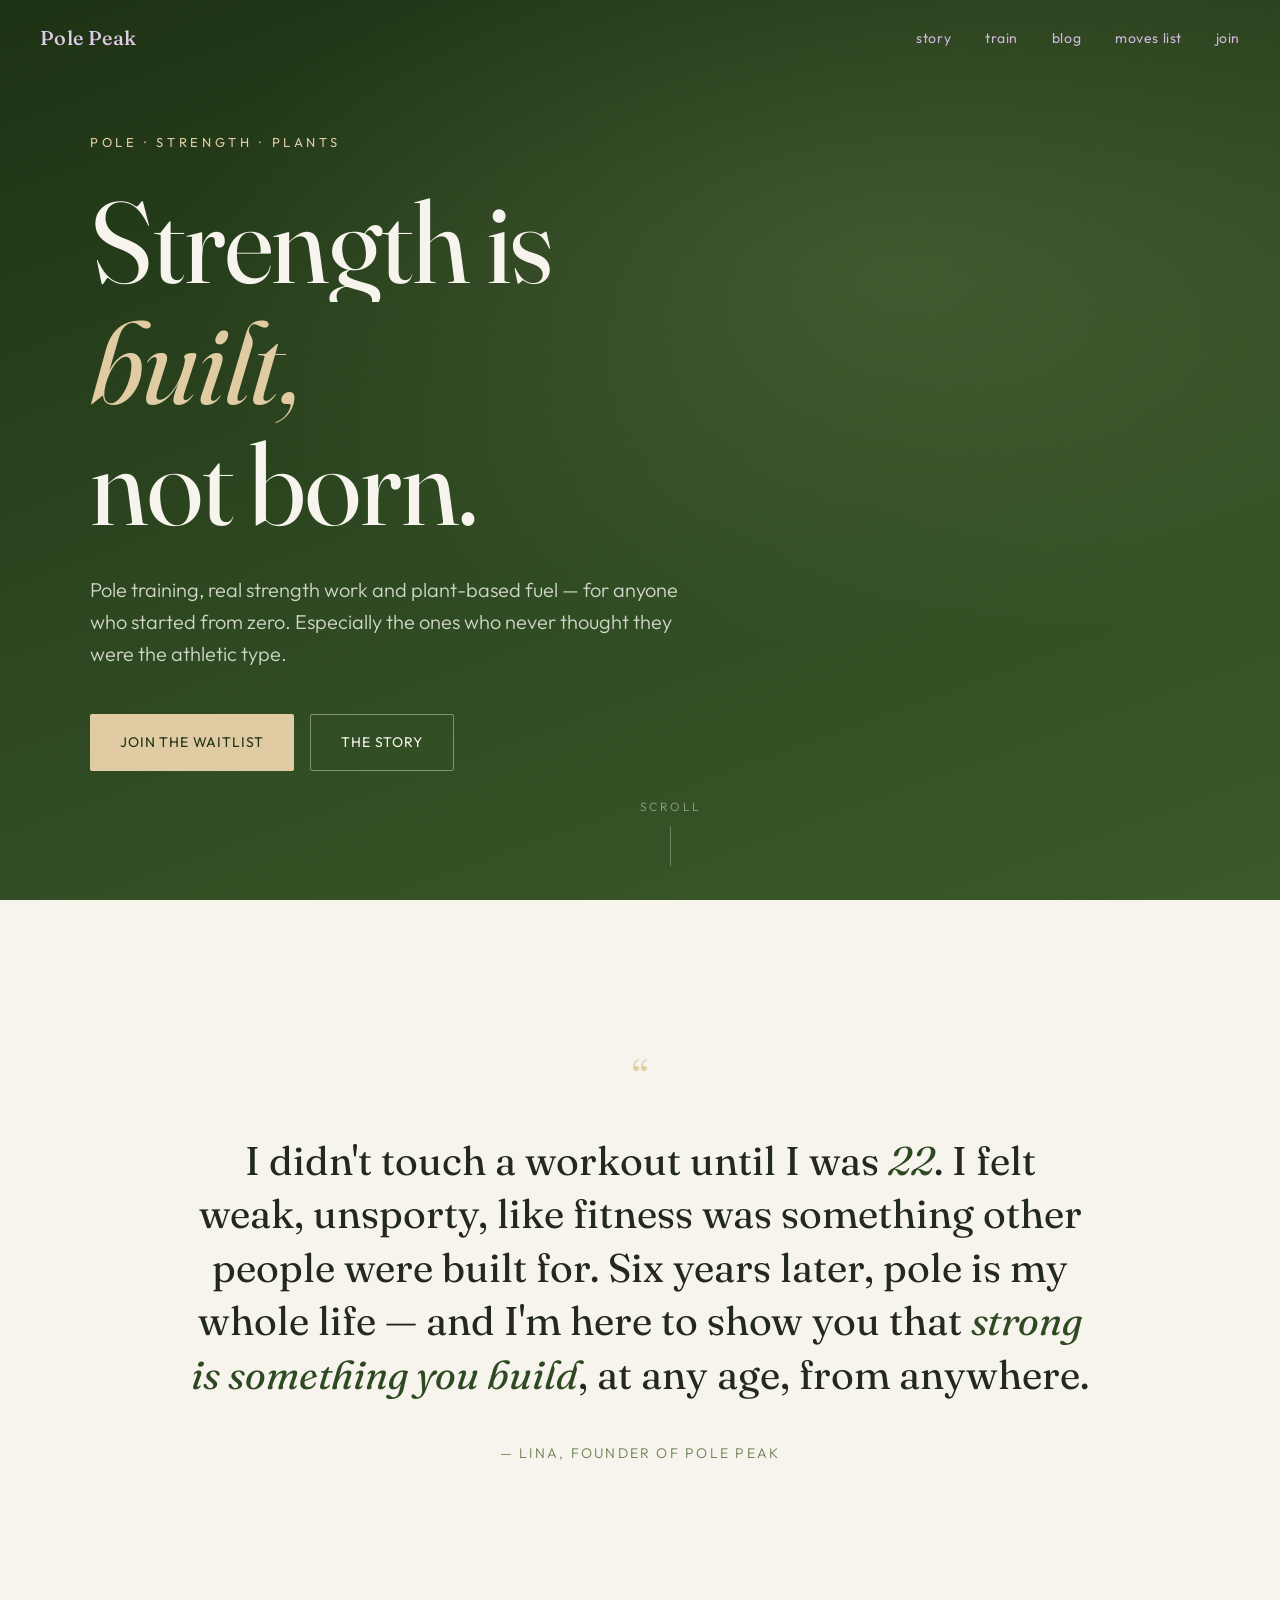
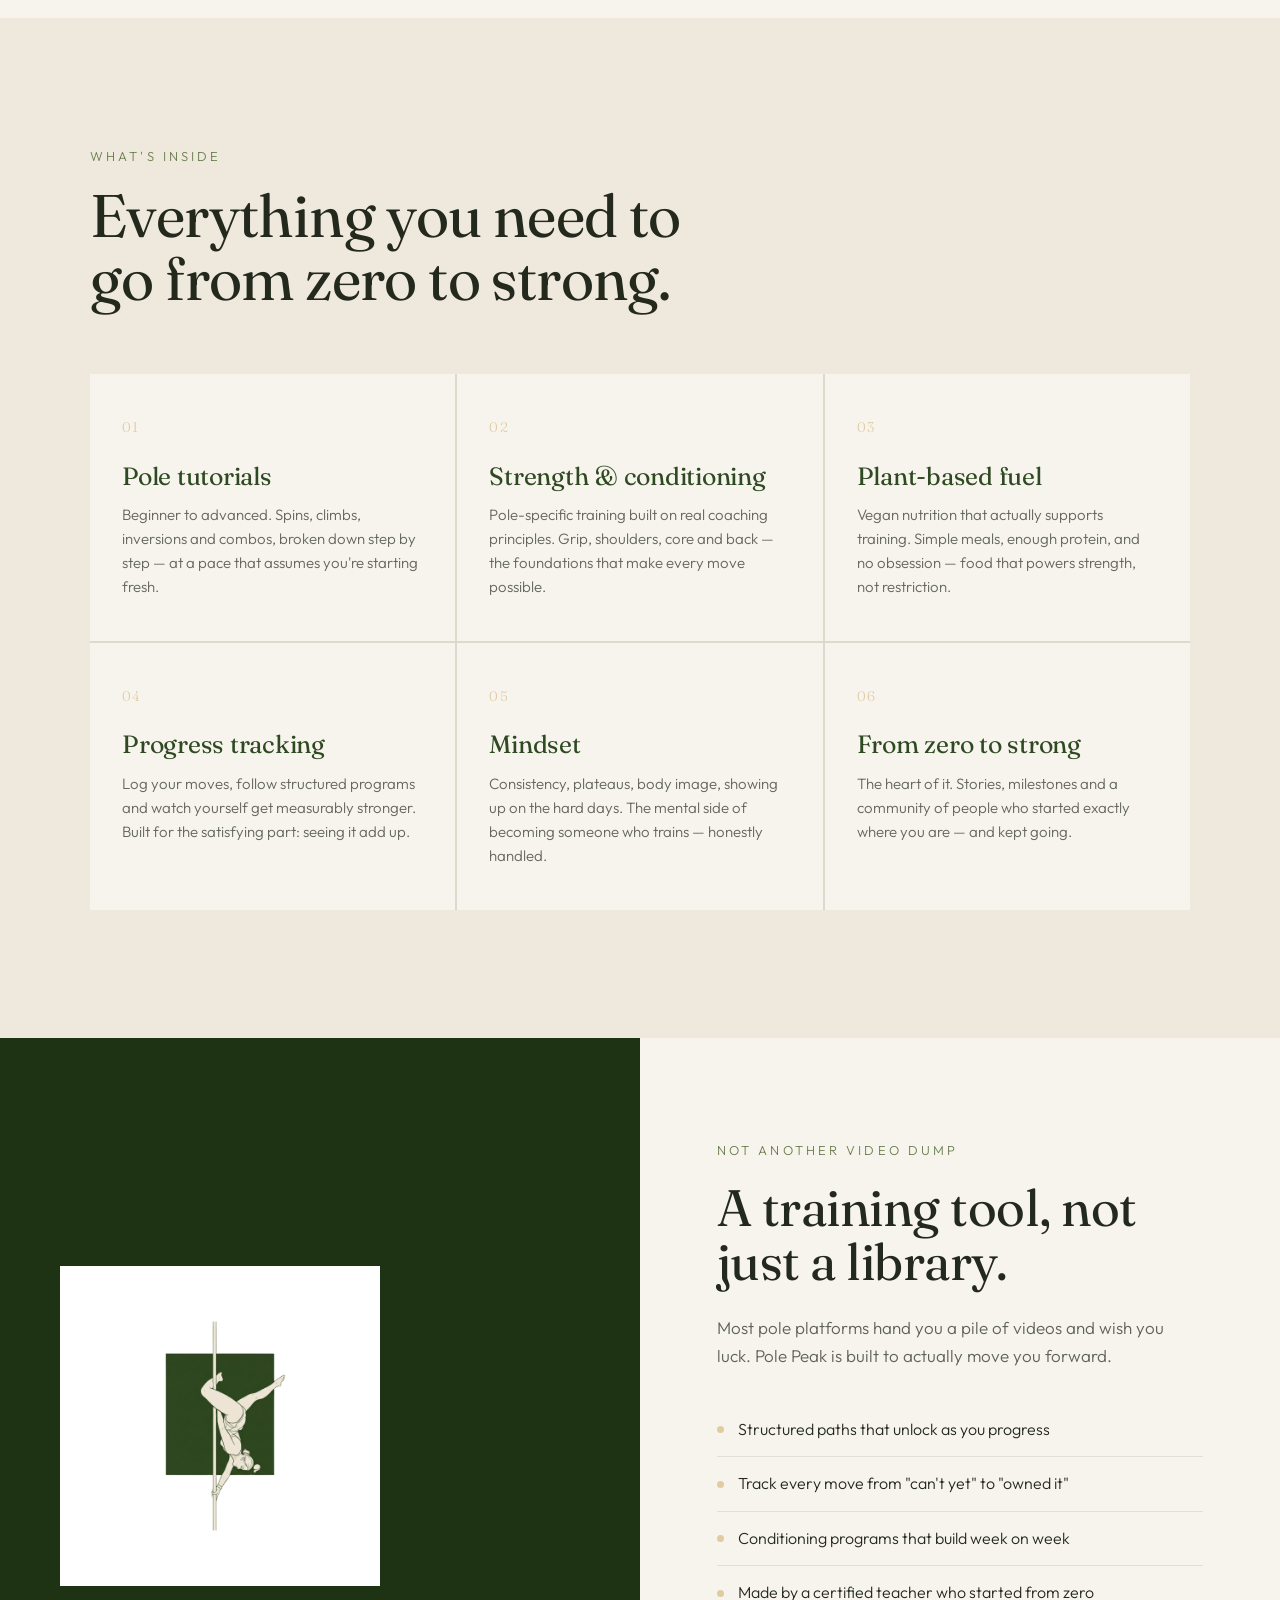
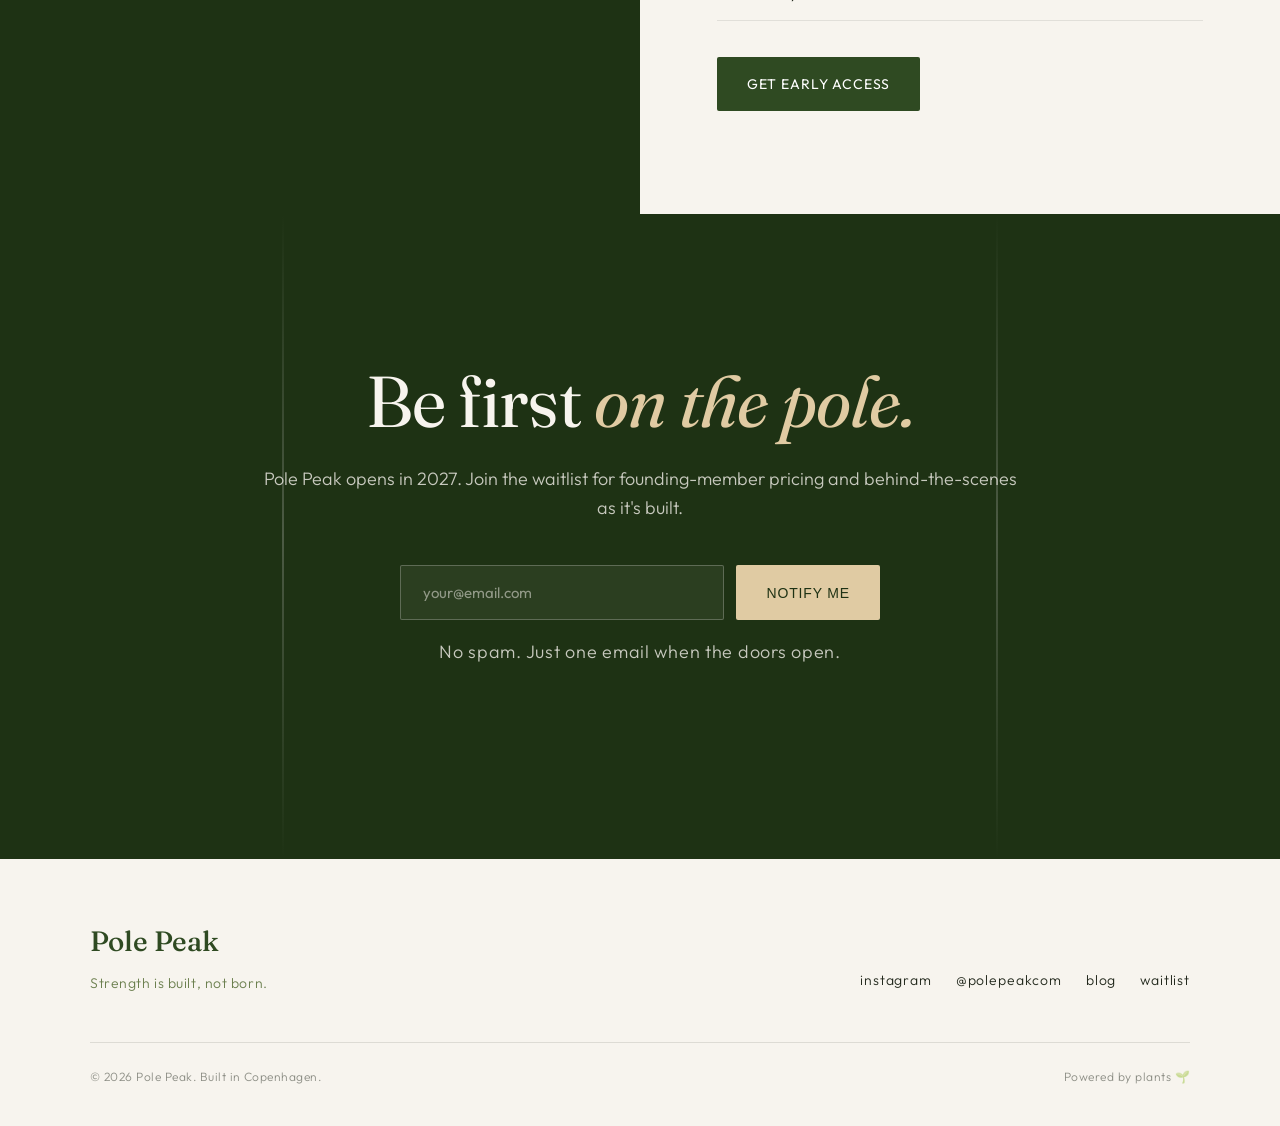
<file: index.html>
<!DOCTYPE html>
<html lang="en">
<head>
<meta charset="UTF-8">
<meta name="viewport" content="width=device-width, initial-scale=1.0">
<title>Pole Peak — strength is built, not born</title>
<meta name="description" content="Pole training, strength conditioning and plant-based nutrition for people who started from zero. Built by a certified pole teacher who didn't train until 22.">
<link rel="preconnect" href="https://fonts.googleapis.com">
<link rel="preconnect" href="https://fonts.gstatic.com" crossorigin>
<link href="https://fonts.googleapis.com/css2?family=Fraunces:opsz,wght@9..144,400;9..144,500;9..144,600&family=Outfit:wght@300;400;500&display=swap" rel="stylesheet">
<style>
:root{
  --paper:#F7F4EE;
  --paper-warm:#EFE8DC;
  --wood:#E0CBA3;
  --forest:#2F4A22;
  --forest-deep:#1E3214;
  --moss:#6B7F4E;
  --silver:#B9BBB6;
  --ink:#23291D;
  --blush:#E6C9BC;
}
*{margin:0;padding:0;box-sizing:border-box}
html{scroll-behavior:smooth}
body{
  background:var(--paper);
  color:var(--ink);
  font-family:'Outfit',sans-serif;
  font-weight:300;
  line-height:1.6;
  -webkit-font-smoothing:antialiased;
  overflow-x:hidden;
}
h1,h2,h3{font-family:'Fraunces',serif;font-weight:400;line-height:1.05;letter-spacing:-0.01em}
/* nav */
nav{
  position:fixed;top:0;left:0;right:0;z-index:100;
  display:flex;align-items:center;justify-content:space-between;
  padding:22px 40px;
  mix-blend-mode:difference;
}
.logo{
  font-family:'Fraunces',serif;font-size:20px;font-weight:500;letter-spacing:0.02em;
  color:#fff;text-decoration:none;
}
.nav-links{display:flex;gap:34px;align-items:center}
.nav-links a{color:#fff;text-decoration:none;font-size:14px;font-weight:400;letter-spacing:0.04em;text-transform:lowercase;transition:opacity .2s}
.nav-links a:hover{opacity:0.6}
.nav-toggle{display:none;background:none;border:none;color:#fff;font-size:22px;cursor:pointer}

/* hero */
.hero{
  min-height:100vh;position:relative;
  display:flex;flex-direction:column;justify-content:center;
  padding:0 40px;
  background:var(--forest-deep);
  overflow:hidden;
}
.hero-bg{
  position:absolute;inset:0;
  background:
    radial-gradient(ellipse 80% 60% at 70% 30%, rgba(107,127,78,0.35), transparent 70%),
    linear-gradient(160deg,#1E3214 0%,#2F4A22 55%,#3a5a2a 100%);
}

.hero-inner{position:relative;z-index:2;max-width:1100px;margin:0 auto;width:100%}
.hero-eyebrow{
  display:inline-block;color:var(--wood);font-size:13px;letter-spacing:0.28em;
  text-transform:uppercase;font-weight:400;margin-bottom:28px;
  opacity:0;transform:translateY(12px);animation:rise .9s .2s forwards;
}
.hero h1{
  color:var(--paper);font-size:clamp(46px,9vw,116px);
  margin-bottom:30px;max-width:14ch;
}
.hero h1 .line{display:block;overflow:hidden}
.hero h1 .line span{display:block;opacity:0;transform:translateY(100%);animation:riseUp 1s forwards}
.hero h1 .line:nth-child(1) span{animation-delay:.35s}
.hero h1 .line:nth-child(2) span{animation-delay:.5s}
.hero h1 .line:nth-child(3) span{animation-delay:.65s}
.hero h1 em{font-style:italic;color:var(--wood)}
.hero-sub{
  color:rgba(247,244,238,0.82);font-size:clamp(16px,2vw,20px);
  max-width:46ch;margin-bottom:44px;font-weight:300;
  opacity:0;transform:translateY(12px);animation:rise .9s .9s forwards;
}
.hero-cta{
  display:flex;gap:16px;flex-wrap:wrap;
  opacity:0;transform:translateY(12px);animation:rise .9s 1.05s forwards;
}
.btn{
  display:inline-flex;align-items:center;gap:10px;
  padding:16px 30px;border-radius:2px;font-size:14px;letter-spacing:0.06em;
  text-transform:uppercase;text-decoration:none;font-weight:400;
  transition:transform .25s,background .25s,color .25s;cursor:pointer;border:none;
}
.btn-primary{background:var(--wood);color:var(--forest-deep)}
.btn-primary:hover{background:var(--paper);transform:translateY(-2px)}
.btn-ghost{background:transparent;color:var(--paper);border:1px solid rgba(247,244,238,0.4)}
.btn-ghost:hover{border-color:var(--paper);transform:translateY(-2px)}
.hero-scroll{
  position:absolute;bottom:34px;left:50%;transform:translateX(-50%);
  color:rgba(247,244,238,0.5);font-size:12px;letter-spacing:0.2em;text-transform:uppercase;
  display:flex;flex-direction:column;align-items:center;gap:10px;z-index:2;
  opacity:0;animation:rise .9s 1.4s forwards;
}
.hero-scroll .line-v{width:1px;height:40px;background:rgba(247,244,238,0.3);animation:scrollPulse 2s infinite}

/* story strip */
.story{
  background:var(--paper);padding:clamp(80px,12vw,160px) 40px;
}
.story-inner{max-width:900px;margin:0 auto;text-align:center}
.story-mark{font-family:'Fraunces',serif;font-size:50px;color:var(--wood);line-height:1;margin-bottom:30px}
.story p{font-family:'Fraunces',serif;font-size:clamp(24px,3.6vw,40px);line-height:1.34;font-weight:400;color:var(--ink)}
.story p em{font-style:italic;color:var(--forest)}
.story-by{margin-top:40px;font-family:'Outfit';font-size:14px;letter-spacing:0.16em;text-transform:uppercase;color:var(--moss)}

/* pillars */
.pillars{background:var(--paper-warm);padding:clamp(70px,10vw,130px) 40px}
.section-head{max-width:1100px;margin:0 auto 64px}
.section-eyebrow{color:var(--moss);font-size:13px;letter-spacing:0.24em;text-transform:uppercase;margin-bottom:18px}
.section-head h2{font-size:clamp(34px,5vw,60px);max-width:16ch;color:var(--ink)}
.pillar-grid{max-width:1100px;margin:0 auto;display:grid;grid-template-columns:repeat(3,1fr);gap:2px;background:rgba(35,41,29,0.08)}
.pillar{background:var(--paper);padding:42px 32px;transition:background .3s}
.pillar:hover{background:#fff}
.pillar-num{font-family:'Fraunces',serif;font-size:14px;color:var(--wood);margin-bottom:24px;letter-spacing:0.1em}
.pillar h3{font-size:25px;margin-bottom:14px;color:var(--forest)}
.pillar p{font-size:15px;color:rgba(35,41,29,0.7);font-weight:300}

/* split feature */
.feature{display:grid;grid-template-columns:1fr 1fr;min-height:84vh}
.feature-visual{
  background:linear-gradient(150deg,var(--forest) 0%,var(--forest-deep) 100%);
  position:relative;overflow:hidden;display:flex;align-items:center;justify-content:center;
}
.feature-visual .pole-v{position:absolute;top:8%;bottom:8%;left:50%;width:4px;background:linear-gradient(to bottom,transparent,var(--silver),transparent);opacity:0.6}
.feature-visual .leaf{position:absolute;font-family:'Fraunces',serif;font-style:italic;color:rgba(224,203,163,0.18);font-size:clamp(60px,12vw,150px);line-height:0.9;text-align:center;padding:20px}
.feature-content{background:var(--paper);padding:clamp(50px,8vw,110px) clamp(40px,6vw,80px);display:flex;flex-direction:column;justify-content:center}
.feature-content .section-eyebrow{margin-bottom:20px}
.feature-content h2{font-size:clamp(30px,4vw,52px);margin-bottom:26px;color:var(--ink)}
.feature-content p{font-size:17px;color:rgba(35,41,29,0.72);margin-bottom:20px;max-width:42ch}
.feature-list{list-style:none;margin:14px 0 36px}
.feature-list li{font-size:16px;color:var(--ink);padding:14px 0;border-bottom:1px solid rgba(35,41,29,0.1);display:flex;align-items:center;gap:14px;font-weight:300}
.feature-list li::before{content:"";width:7px;height:7px;background:var(--wood);border-radius:50%;flex-shrink:0}

/* cta band */
.cta-band{background:var(--forest-deep);padding:clamp(80px,12vw,150px) 40px;text-align:center;position:relative;overflow:hidden}
.cta-band .pole-c{position:absolute;top:0;bottom:0;left:22%;width:2px;background:linear-gradient(to bottom,transparent,var(--silver),transparent);opacity:0.3}
.cta-band .pole-c2{position:absolute;top:0;bottom:0;right:22%;width:2px;background:linear-gradient(to bottom,transparent,var(--silver),transparent);opacity:0.3}
.cta-inner{position:relative;z-index:2;max-width:760px;margin:0 auto}
.cta-band h2{color:var(--paper);font-size:clamp(36px,6vw,72px);margin-bottom:26px}
.cta-band h2 em{font-style:italic;color:var(--wood)}
.cta-band p{color:rgba(247,244,238,0.78);font-size:18px;margin-bottom:42px;font-weight:300}
.email-form{display:flex;gap:12px;max-width:480px;margin:0 auto;flex-wrap:wrap}
.email-form input{
  flex:1;min-width:220px;padding:17px 22px;border:1px solid rgba(247,244,238,0.25);
  background:rgba(247,244,238,0.06);color:var(--paper);font-family:'Outfit';font-size:15px;border-radius:2px;
}
.email-form input::placeholder{color:rgba(247,244,238,0.5)}
.email-form input:focus{outline:none;border-color:var(--wood)}
.form-note{margin-top:18px;color:rgba(247,244,238,0.5);font-size:13px;letter-spacing:0.04em}

/* footer */
footer{background:var(--paper);padding:60px 40px 40px}
.footer-inner{max-width:1100px;margin:0 auto;display:flex;justify-content:space-between;align-items:flex-end;flex-wrap:wrap;gap:30px}
.footer-logo{font-family:'Fraunces',serif;font-size:28px;color:var(--forest);font-weight:500}
.footer-tag{font-size:14px;color:var(--moss);margin-top:8px;letter-spacing:0.04em}
.footer-social{display:flex;gap:24px}
.footer-social a{color:var(--ink);text-decoration:none;font-size:14px;letter-spacing:0.06em;text-transform:lowercase;transition:color .2s;border-bottom:1px solid transparent;padding-bottom:2px}
.footer-social a:hover{color:var(--wood);border-color:var(--wood)}
.footer-base{max-width:1100px;margin:48px auto 0;padding-top:24px;border-top:1px solid rgba(35,41,29,0.12);display:flex;justify-content:space-between;flex-wrap:wrap;gap:12px;font-size:12px;color:rgba(35,41,29,0.5);letter-spacing:0.04em}

@keyframes rise{to{opacity:1;transform:translateY(0)}}
@keyframes riseUp{to{opacity:1;transform:translateY(0)}}
@keyframes scrollPulse{0%,100%{opacity:0.3;transform:scaleY(0.6)}50%{opacity:1;transform:scaleY(1)}}

@media(max-width:860px){
  .feature{grid-template-columns:1fr}
  .feature-visual{min-height:340px}
  .pillar-grid{grid-template-columns:1fr}
  nav{padding:18px 22px}
  .hero,.story,.pillars,.cta-band{padding-left:22px;padding-right:22px}
  .nav-links{display:none}
  .nav-links.open{display:flex;position:absolute;top:62px;right:22px;flex-direction:column;background:var(--forest-deep);padding:24px 30px;gap:18px;border-radius:4px}
  .nav-toggle{display:block}
}
@media(prefers-reduced-motion:reduce){
  *{animation:none!important}
  .hero-eyebrow,.hero-sub,.hero-cta,.hero-scroll,.hero h1 .line span{opacity:1;transform:none}
}
</style>

  <script src="https://analytics.ahrefs.com/analytics.js" data-key="YE51TVVbjfF5S0ZKZ+rCnw" async></script>

</head>
<body>

<nav>
  <a href="index.html" class="logo">Pole Peak</a>
  <button class="nav-toggle" aria-label="Menu" onclick="document.querySelector('.nav-links').classList.toggle('open')">☰</button>
  <div class="nav-links">
    <a href="#story">story</a>
    <a href="#train">train</a>
    <a href="blog.html">blog</a>
     <a href="moves.html">moves list</a>
    <a href="#join">join</a>
  </div>
</nav>

<header class="hero">
  <div class="hero-bg"></div>
  <div class="hero-inner">
    <span class="hero-eyebrow">Pole · strength · plants</span>
    <h1>
      <span class="line"><span>Strength is</span></span>
      <span class="line"><span><em>built,</em></span></span>
      <span class="line"><span>not born.</span></span>
    </h1>
    <p class="hero-sub">Pole training, real strength work and plant-based fuel — for anyone who started from zero. Especially the ones who never thought they were the athletic type.</p>
    <div class="hero-cta">
      <a href="#join" class="btn btn-primary">Join the waitlist</a>
      <a href="#story" class="btn btn-ghost">The story</a>
    </div>
  </div>
  <div class="hero-scroll"><span>scroll</span><span class="line-v"></span></div>
</header>

<section class="story" id="story">
  <div class="story-inner">
    <div class="story-mark">“</div>
    <p>I didn't touch a workout until I was <em>22</em>. I felt weak, unsporty, like fitness was something other people were built for. Six years later, pole is my whole life — and I'm here to show you that <em>strong is something you build</em>, at any age, from anywhere.</p>
    <div class="story-by">— Lina, founder of Pole Peak</div>
  </div>
</section>

<section class="pillars" id="train">
  <div class="section-head">
    <div class="section-eyebrow">What's inside</div>
    <h2>Everything you need to go from zero to strong.</h2>
  </div>
  <div class="pillar-grid">
    <div class="pillar">
      <div class="pillar-num">01</div>
      <h3>Pole tutorials</h3>
      <p>Beginner to advanced. Spins, climbs, inversions and combos, broken down step by step — at a pace that assumes you're starting fresh.</p>
    </div>
    <div class="pillar">
      <div class="pillar-num">02</div>
      <h3>Strength &amp; conditioning</h3>
      <p>Pole-specific training built on real coaching principles. Grip, shoulders, core and back — the foundations that make every move possible.</p>
    </div>
    <div class="pillar">
      <div class="pillar-num">03</div>
      <h3>Plant-based fuel</h3>
      <p>Vegan nutrition that actually supports training. Simple meals, enough protein, and no obsession — food that powers strength, not restriction.</p>
    </div>
    <div class="pillar">
      <div class="pillar-num">04</div>
      <h3>Progress tracking</h3>
      <p>Log your moves, follow structured programs and watch yourself get measurably stronger. Built for the satisfying part: seeing it add up.</p>
    </div>
    <div class="pillar">
      <div class="pillar-num">05</div>
      <h3>Mindset</h3>
      <p>Consistency, plateaus, body image, showing up on the hard days. The mental side of becoming someone who trains — honestly handled.</p>
    </div>
    <div class="pillar">
      <div class="pillar-num">06</div>
      <h3>From zero to strong</h3>
      <p>The heart of it. Stories, milestones and a community of people who started exactly where you are — and kept going.</p>
    </div>
  </div>
</section>

<section class="feature">
  <div class="pole-band" style="background: var(--forest-deep); display: flex; justify-content: flex-start; align-items: center; padding: 40px 40px 40px 60px; width: 100%;">
    <img src="/images/pole-band.png" alt="Illustrated pole artist in an inverted hold" class="pole-band-art" style="width: 100%; max-width: 320px; height: auto; display: block;">
  </div>
  <div class="feature-content">
    <div class="section-eyebrow">Not another video dump</div>
    <h2>A training tool, not just a library.</h2>
    <p>Most pole platforms hand you a pile of videos and wish you luck. Pole Peak is built to actually move you forward.</p>
    <ul class="feature-list">
      <li>Structured paths that unlock as you progress</li>
      <li>Track every move from "can't yet" to "owned it"</li>
      <li>Conditioning programs that build week on week</li>
      <li>Made by a certified teacher who started from zero</li>
    </ul>
    <a href="#join" class="btn btn-primary" style="align-self:flex-start;color:#fff;background:var(--forest)">Get early access</a>
  </div>
</section>

<section class="cta-band" id="join">
  <div class="pole-c"></div>
  <div class="pole-c2"></div>
  <div class="cta-inner">
    <h2>Be first <em>on the pole.</em></h2>
    <p>Pole Peak opens in 2027. Join the waitlist for founding-member pricing and behind-the-scenes as it's built.</p>
    <form class="email-form" action="https://formspree.io/f/xbdebdqv" method="POST" onsubmit="return submitWaitlist(this,event)">
      <input type="email" name="email" placeholder="your@email.com" required aria-label="Email address">
      <input type="hidden" name="_subject" value="New Pole Peak waitlist signup (homepage)">
      <input type="hidden" name="source" value="homepage waitlist">
      <button type="submit" class="btn btn-primary">Notify me</button>
    </form>
    <p class="form-note">No spam. Just one email when the doors open.</p>
  </div>
</section>

<footer>
  <div class="footer-inner">
    <div>
      <div class="footer-logo">Pole Peak</div>
      <div class="footer-tag">Strength is built, not born.</div>
    </div>
    <div class="footer-social">
      <a href="https://instagram.com/linaonpole">instagram</a>
      <a href="https://instagram.com/polepeakcom">@polepeakcom</a>
      <a href="blog.html">blog</a>
      <a href="#join">waitlist</a>
    </div>
  </div>
  <div class="footer-base">
    <span>© 2026 Pole Peak. Built in Copenhagen.</span>
    <span>Powered by plants 🌱</span>
  </div>
</footer>

<script>
function submitWaitlist(form,e){
  e.preventDefault();
  const note=form.nextElementSibling;
  const btn=form.querySelector('button');
  btn.textContent='Sending…';
  fetch(form.action,{
    method:'POST',
    body:new FormData(form),
    headers:{'Accept':'application/json'}
  }).then(r=>{
    if(r.ok){
      form.reset();
      btn.textContent='Notify me';
      note.textContent="You're on the list — see you soon.";
      note.style.color='var(--wood)';
    }else{
      btn.textContent='Notify me';
      note.textContent='Something went wrong — please try again.';
    }
  }).catch(()=>{
    btn.textContent='Notify me';
    note.textContent='Something went wrong — please try again.';
  });
  return false;
}
</script>
</body>
</html>
</file>
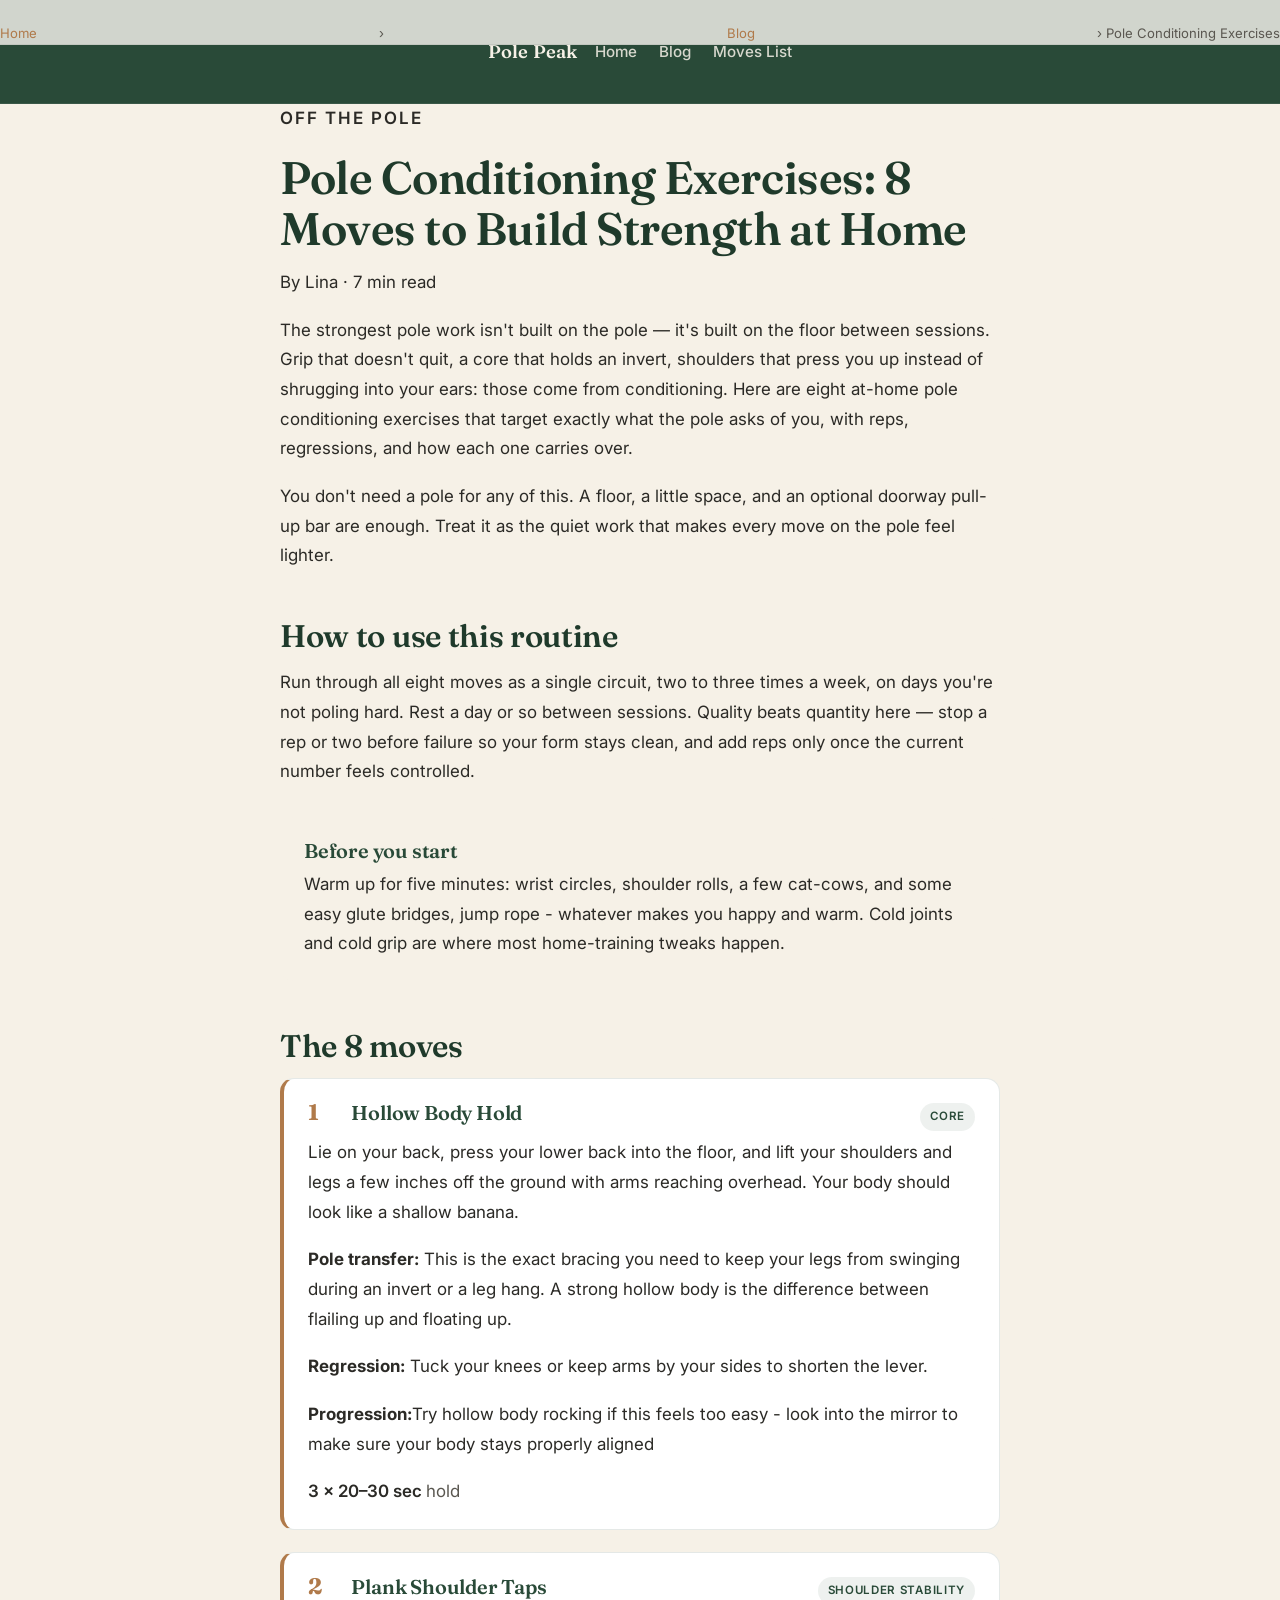
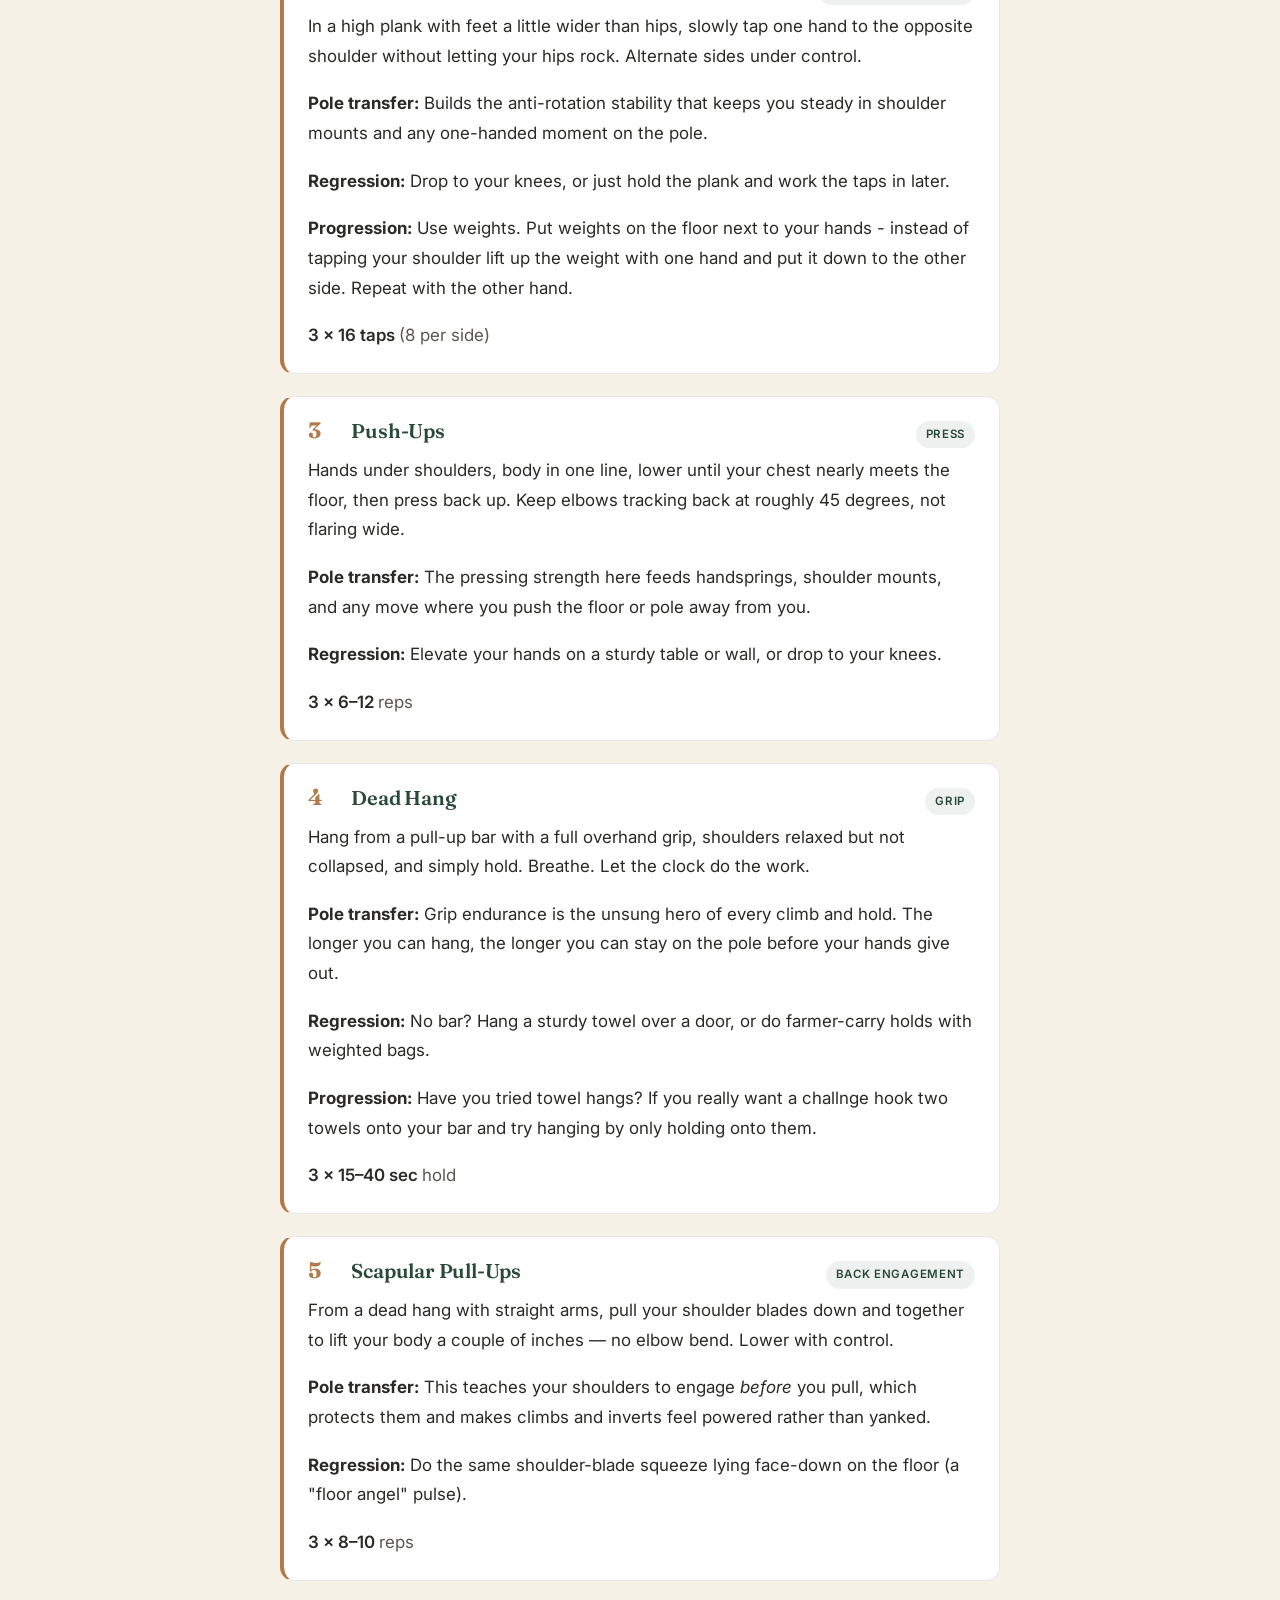
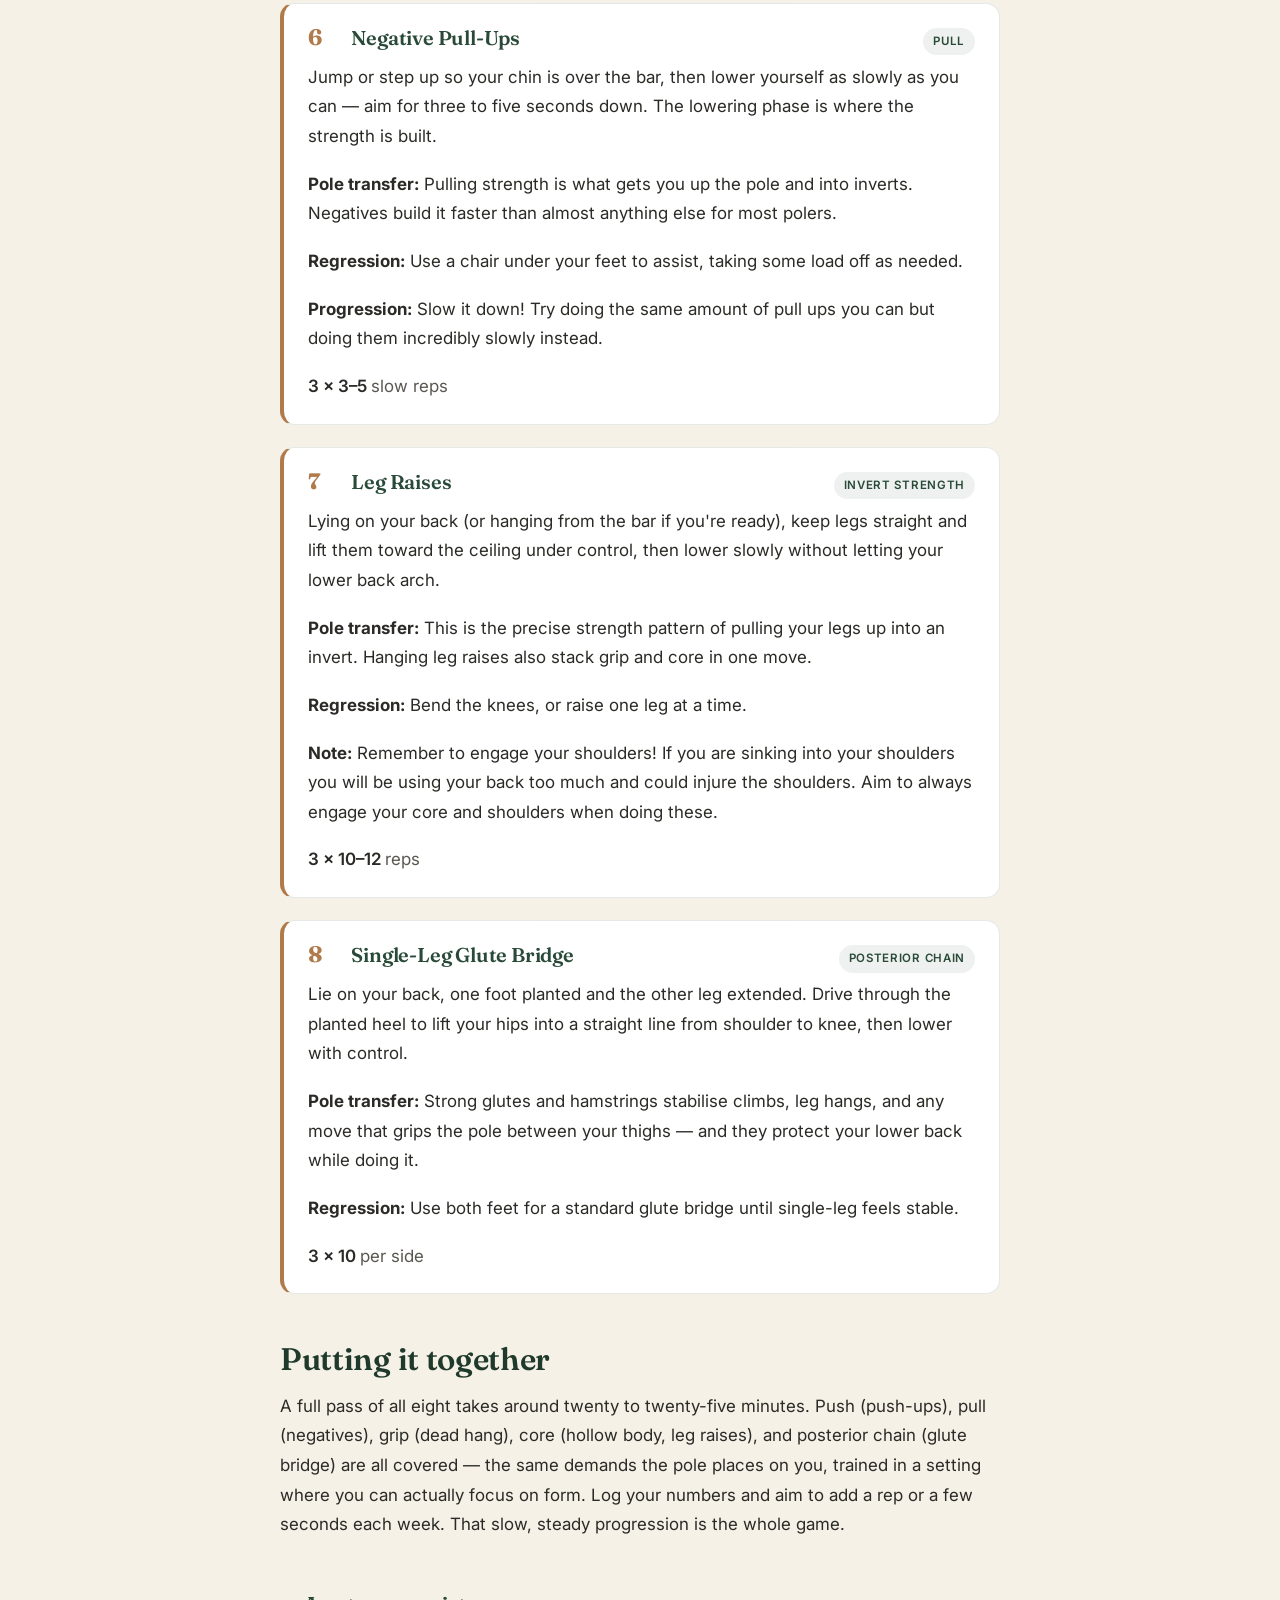
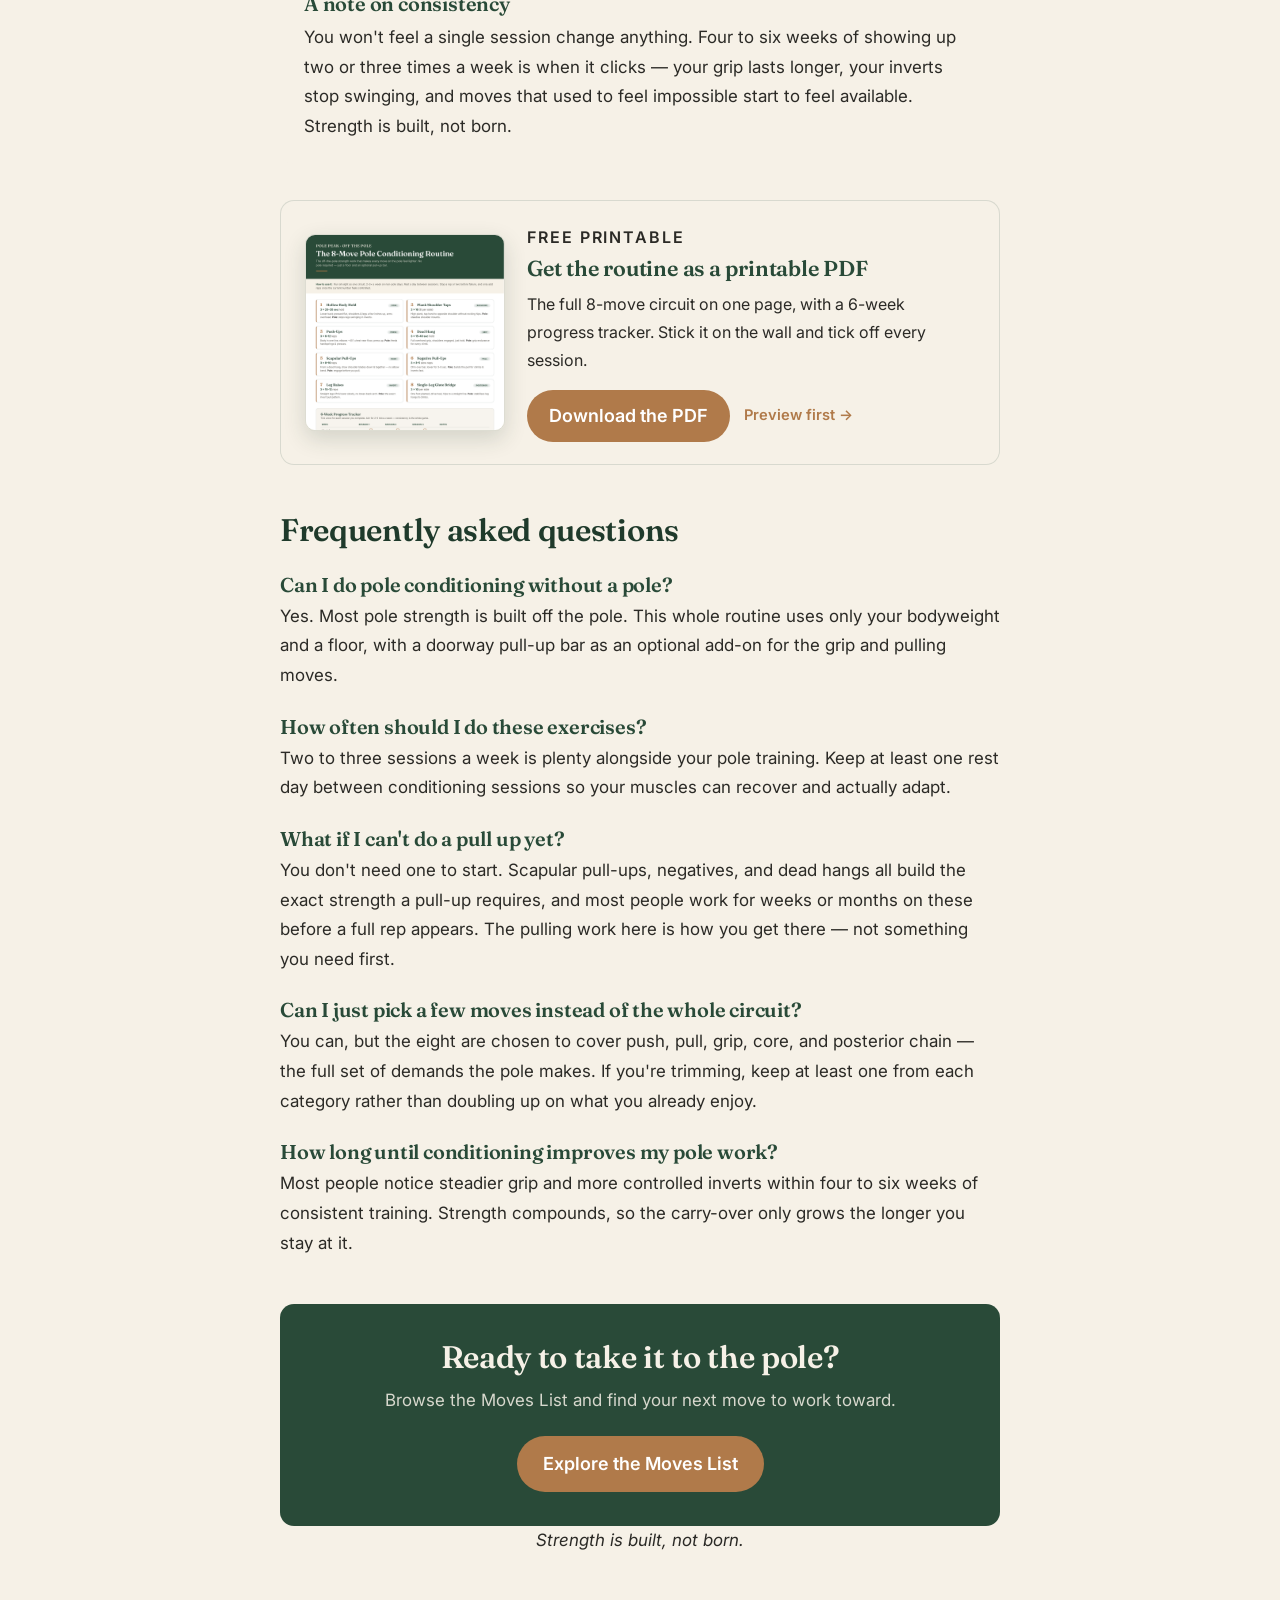
<file: blog/pole-conditioning-exercises.html>
<!DOCTYPE html>
<html lang="en">
<head>
<meta charset="UTF-8">
<meta name="viewport" content="width=device-width, initial-scale=1.0">

<title>Pole Conditioning Exercises: 8 Moves to Build Strength (Free PDF) | Pole Peak</title>
<meta name="description" content="Build the pulling, pressing and core strength pole demands — no pole required. 8 at-home pole conditioning exercises with reps, regressions and how each transfers to the pole.">
<link rel="canonical" href="https://polepeak.com/blog/pole-conditioning-exercises">

<!-- Open Graph -->
<meta property="og:type" content="article">
<meta property="og:title" content="Pole Conditioning Exercises: 8 Moves to Build Strength at Home">
<meta property="og:description" content="Build the pulling, pressing and core strength pole demands — no pole required. 8 at-home conditioning moves with reps, regressions and pole transfer.">
<meta property="og:url" content="https://polepeak.com/blog/pole-conditioning-exercises">
<meta property="og:site_name" content="Pole Peak">
<meta property="og:image" content="https://polepeak.com/images/pole-conditioning-exercises.jpg">

<!-- Twitter -->
<meta name="twitter:card" content="summary_large_image">
<meta name="twitter:title" content="Pole Conditioning Exercises: 8 Moves to Build Strength at Home">
<meta name="twitter:description" content="8 at-home pole conditioning exercises with reps, regressions and how each transfers to the pole.">
<meta name="twitter:image" content="https://polepeak.com/images/pole-conditioning-exercises.jpg">

<!-- Fonts (loaded via link, never in CSS) -->
<link rel="preconnect" href="https://fonts.googleapis.com">
<link rel="preconnect" href="https://fonts.gstatic.com" crossorigin>
<link href="https://fonts.googleapis.com/css2?family=Fraunces:opsz,wght@9..144,400;9..144,500;9..144,600;9..144,700&family=Inter:wght@400;500;600;700&display=swap" rel="stylesheet">

<!-- Blog post stylesheet -->
<link rel="stylesheet" href="/style.css">

<!-- JSON-LD: BlogPosting -->
<script type="application/ld+json">
{
  "@context": "https://schema.org",
  "@type": "BlogPosting",
  "headline": "Pole Conditioning Exercises: 8 Moves to Build Strength at Home",
  "description": "Build the pulling, pressing and core strength pole demands — no pole required. 8 at-home pole conditioning exercises with reps, regressions and how each transfers to the pole.",
  "image": "https://polepeak.com/images/pole-conditioning-exercises.jpg",
  "author": { "@type": "Person", "name": "Lina" },
  "publisher": {
    "@type": "Organization",
    "name": "Pole Peak",
    "logo": { "@type": "ImageObject", "url": "https://polepeak.com/images/logo.png" }
  },
  "datePublished": "2026-06-23",
  "dateModified": "2026-06-25",
  "mainEntityOfPage": {
    "@type": "WebPage",
    "@id": "https://polepeak.com/blog/pole-conditioning-exercises"
  },
  "associatedMedia": {
    "@type": "MediaObject",
    "name": "The 8-Move Pole Conditioning Routine (printable PDF)",
    "contentUrl": "https://polepeak.com/downloads/pole-conditioning-routine.pdf",
    "encodingFormat": "application/pdf"
  }
}
</script>

<!-- JSON-LD: BreadcrumbList -->
<script type="application/ld+json">
{
  "@context": "https://schema.org",
  "@type": "BreadcrumbList",
  "itemListElement": [
    { "@type": "ListItem", "position": 1, "name": "Home", "item": "https://polepeak.com/" },
    { "@type": "ListItem", "position": 2, "name": "Blog", "item": "https://polepeak.com/blog" },
    { "@type": "ListItem", "position": 3, "name": "Pole Conditioning Exercises", "item": "https://polepeak.com/blog/pole-conditioning-exercises" }
  ]
}
</script>

<!-- JSON-LD: FAQPage -->
<script type="application/ld+json">
{
  "@context": "https://schema.org",
  "@type": "FAQPage",
  "mainEntity": [
    {
      "@type": "Question",
      "name": "Can I do pole conditioning without a pole?",
      "acceptedAnswer": {
        "@type": "Answer",
        "text": "Yes. Most pole strength is built off the pole. The eight exercises in this routine use only your bodyweight and a floor, with a doorway pull-up bar as an optional add-on for grip and pulling work."
      }
    },
    {
      "@type": "Question",
      "name": "How often should I do pole conditioning exercises?",
      "acceptedAnswer": {
        "@type": "Answer",
        "text": "Two to three sessions a week is plenty alongside your pole training. Leave at least one rest day between sessions so muscles can recover and adapt."
      }
    },
    {
      "@type": "Question",
      "name": "How long until conditioning improves my pole work?",
      "acceptedAnswer": {
        "@type": "Answer",
        "text": "Most people notice steadier grip and more controlled inverts within four to six weeks of consistent training. Strength gains compound, so the longer you stay consistent, the more obvious the carry-over to the pole becomes."
      }
    }
  ]
}
</script>

<style>
  /* Page-specific styling — sits inline; base tokens fall back here if style.css is absent */
  :root{
    --forest:#294A38;
    --forest-deep:#1f3a2b;
    --cream:#f6f1e7;
    --wood:#b07a4a;
    --ink-soft:#5a5750;
    --surface:#ffffff;
    --maxw:760px;
    --radius:14px;
  }

  /* Reading progress bar */
  .progress-track{
    position:fixed; top:0; left:0; right:0; height:4px;
    background:transparent; z-index:60;
  }
  .progress-fill{
    height:100%; width:0%;
    background:var(--wood);
    transition:width .08s linear;
  }

  /* Nav */
  .pp-nav{
    position:sticky; top:0; z-index:50;
    background:var(--forest);
    border-bottom:1px solid rgba(255,255,255,.08);
  }
  .pp-nav-inner{
    max-width:var(--maxw); margin:0 auto;
    display:flex; align-items:center; justify-content:space-between;
    padding:14px 20px; gap:18px;
  }
  .pp-brand{
    font-family:"Fraunces",serif; font-weight:600; font-size:1.15rem;
    color:var(--cream); text-decoration:none; letter-spacing:.2px;
  }
  .pp-links{ display:flex; gap:22px; }
  .pp-links a{
    font-family:"Inter",sans-serif; font-size:.95rem; font-weight:500;
    color:rgba(246,241,231,.85); text-decoration:none;
  }
  .pp-links a:hover{ color:var(--cream); }

  /* Article shell */
  .pp-article{ max-width:var(--maxw); margin:0 auto; padding:0 20px 80px; }

  .pp-crumbs{
    font-family:"Inter",sans-serif; font-size:.82rem; color:var(--ink-soft);
    padding:22px 0 0;
  }
  .pp-crumbs a{ color:var(--wood); text-decoration:none; }
  .pp-crumbs a:hover{ text-decoration:underline; }

  .pp-eyebrow{
    font-family:"Inter",sans-serif; font-size:.78rem; font-weight:600;
    letter-spacing:.12em; text-transform:uppercase; color:var(--wood);
    margin:26px 0 10px;
  }
  .pp-article h1{
    font-family:"Fraunces",serif; font-weight:600; line-height:1.12;
    font-size:clamp(2rem,5vw,2.85rem); color:var(--forest-deep);
    margin:0 0 14px;
  }
  .pp-meta{
    font-family:"Inter",sans-serif; font-size:.9rem; color:var(--ink-soft);
    margin:0 0 24px;
  }
  .pp-hero{
    width:100%; aspect-ratio:16/9; object-fit:cover;
    border-radius:var(--radius); margin:0 0 30px; display:block;
    background:var(--cream);
  }

  .pp-article p, .pp-article li{
    font-family:"Inter",sans-serif; font-size:1.06rem; line-height:1.75;
    color:#2b2a26;
  }
  .pp-article p{ margin:0 0 18px; }
  .pp-lead{ font-size:1.18rem; color:var(--ink-soft); }

  .pp-article h2{
    font-family:"Fraunces",serif; font-weight:600;
    font-size:clamp(1.5rem,3.4vw,1.95rem); color:var(--forest-deep);
    margin:46px 0 14px; line-height:1.2;
  }
  .pp-article h3{
    font-family:"Fraunces",serif; font-weight:600; font-size:1.25rem;
    color:var(--forest); margin:0 0 8px;
  }

  /* Exercise cards */
  .pp-move{
    background:var(--surface);
    border:1px solid rgba(41,74,56,.12);
    border-left:4px solid var(--wood);
    border-radius:var(--radius);
    padding:22px 24px; margin:0 0 22px;
  }
  .pp-move-head{
    display:flex; align-items:baseline; gap:12px; margin:0 0 6px;
    flex-wrap:wrap;
  }
  .pp-move-num{
    font-family:"Fraunces",serif; font-weight:700; font-size:1.4rem;
    color:var(--wood); line-height:1; min-width:1.4em;
  }
  .pp-tag{
    display:inline-block; font-family:"Inter",sans-serif;
    font-size:.72rem; font-weight:600; letter-spacing:.06em;
    text-transform:uppercase; color:var(--forest);
    background:rgba(41,74,56,.08); padding:4px 10px; border-radius:999px;
    margin-left:auto;
  }
  .pp-move p:last-child{ margin-bottom:0; }
  .pp-reps{
    font-family:"Inter",sans-serif; font-size:.95rem; font-weight:600;
    color:var(--forest); margin:12px 0 0;
  }
  .pp-reps span{ font-weight:400; color:var(--ink-soft); }

  /* Callout */
  .pp-callout{
    background:var(--cream); border-radius:var(--radius);
    padding:22px 24px; margin:30px 0;
  }
  .pp-callout h3{ margin-top:0; }
  .pp-callout p:last-child{ margin-bottom:0; }

  /* Download / lead-magnet card */
  .pp-download{
    display:flex; gap:22px; align-items:center;
    background:var(--cream);
    border:1px solid rgba(41,74,56,.14);
    border-radius:var(--radius);
    padding:22px 24px; margin:36px 0;
  }
  .pp-download-thumb{ flex:0 0 200px; max-width:200px; }
  .pp-download-thumb a{ display:block; }
  .pp-download-thumb img{
    width:100%; height:auto; display:block;
    border:1px solid rgba(41,74,56,.12); border-radius:10px;
    box-shadow:0 8px 22px rgba(31,58,43,.16);
  }
  .pp-download-body{ flex:1 1 auto; min-width:0; }
  .pp-download-body .pp-eyebrow{ margin:0 0 6px; }
  .pp-download-body h3{ font-size:1.35rem; margin:0 0 8px; }
  .pp-download-body p{ font-size:1rem; margin:0 0 16px; }
  .pp-download-actions{ display:flex; gap:14px; align-items:center; flex-wrap:wrap; }
  .pp-download-actions .pp-btn{ padding:11px 22px; }
  .pp-download-preview{
    font-family:"Inter",sans-serif; font-weight:600; font-size:.92rem;
    color:var(--wood); text-decoration:none;
  }
  .pp-download-preview:hover{ text-decoration:underline; }
  @media (max-width:560px){
    .pp-download{ flex-direction:column; text-align:center; }
    .pp-download-thumb{ flex-basis:auto; max-width:240px; }
    .pp-download-actions{ justify-content:center; }
  }

  /* FAQ */
  .pp-faq{ margin:14px 0 0; }
  .pp-faq h3{ margin:24px 0 6px; }

  /* CTA */
  .pp-cta{
    text-align:center; background:var(--forest); color:var(--cream);
    border-radius:var(--radius); padding:34px 26px; margin:46px 0 0;
  }
  .pp-cta h2{ color:var(--cream); margin:0 0 10px; }
  .pp-cta p{ color:rgba(246,241,231,.85); margin:0 0 20px; }
  .pp-btn{
    display:inline-block; font-family:"Inter",sans-serif; font-weight:600;
    background:var(--wood); color:#fff; text-decoration:none;
    padding:13px 26px; border-radius:999px;
  }
  .pp-btn:hover{ background:#9a673c; }

  .pp-tagline{
    font-family:"Fraunces",serif; font-style:italic; font-size:1.15rem;
    color:var(--wood); text-align:center; margin:40px 0 0;
  }

  /* Reveal animation */
  .reveal{ opacity:0; transform:translateY(18px); transition:opacity .6s ease, transform .6s ease; }
  .reveal.is-visible{ opacity:1; transform:none; }
  @media (prefers-reduced-motion: reduce){
    .reveal{ opacity:1; transform:none; transition:none; }
  }
</style>
</head>
<body>

<!-- Reading progress -->
<div class="progress-track"><div class="progress-fill" id="progressFill"></div></div>

<!-- Navigation -->
<nav class="pp-nav">
  <div class="pp-nav-inner">
    <a class="pp-brand" href="/">Pole Peak</a>
    <div class="pp-links">
      <a href="/">Home</a>
      <a href="/blog">Blog</a>
      <a href="/moves">Moves List</a>
    </div>
  </div>
</nav>

<article class="pp-article">

  <nav class="pp-crumbs" aria-label="Breadcrumb">
    <a href="/">Home</a> &rsaquo; <a href="/blog">Blog</a> &rsaquo; Pole Conditioning Exercises
  </nav>

  <p class="pp-eyebrow">Off the Pole</p>
  <h1>Pole Conditioning Exercises: 8 Moves to Build Strength at Home</h1>
  <p class="pp-meta">By Lina · 7 min read</p>


  <p class="pp-lead reveal">The strongest pole work isn't built on the pole — it's built on the floor between sessions. Grip that doesn't quit, a core that holds an invert, shoulders that press you up instead of shrugging into your ears: those come from conditioning. Here are eight at-home pole conditioning exercises that target exactly what the pole asks of you, with reps, regressions, and how each one carries over.</p>

  <p class="reveal">You don't need a pole for any of this. A floor, a little space, and an optional doorway pull-up bar are enough. Treat it as the quiet work that makes every move on the pole feel lighter.</p>

  <h2 class="reveal">How to use this routine</h2>
  <p class="reveal">Run through all eight moves as a single circuit, two to three times a week, on days you're not poling hard. Rest a day or so between sessions. Quality beats quantity here — stop a rep or two before failure so your form stays clean, and add reps only once the current number feels controlled.</p>

  <div class="pp-callout reveal">
    <h3>Before you start</h3>
    <p>Warm up for five minutes: wrist circles, shoulder rolls, a few cat-cows, and some easy glute bridges, jump rope - whatever makes you happy and warm. Cold joints and cold grip are where most home-training tweaks happen.</p>
  </div>

  <h2 class="reveal">The 8 moves</h2>

  <div class="pp-move reveal">
    <div class="pp-move-head">
      <span class="pp-move-num">1</span>
      <h3>Hollow Body Hold</h3>
      <span class="pp-tag">Core</span>
    </div>
    <p>Lie on your back, press your lower back into the floor, and lift your shoulders and legs a few inches off the ground with arms reaching overhead. Your body should look like a shallow banana.</p>
    <p><strong>Pole transfer:</strong> This is the exact bracing you need to keep your legs from swinging during an invert or a leg hang. A strong hollow body is the difference between flailing up and floating up.</p>
    <p><strong>Regression:</strong> Tuck your knees or keep arms by your sides to shorten the lever.</p>
      <p><strong>Progression:</strong>Try hollow body rocking if this feels too easy - look into the mirror to make sure your body stays properly aligned</p>
    <p class="pp-reps">3 × 20–30 sec <span>hold</span></p>
  </div>

  <div class="pp-move reveal">
    <div class="pp-move-head">
      <span class="pp-move-num">2</span>
      <h3>Plank Shoulder Taps</h3>
      <span class="pp-tag">Shoulder stability</span>
    </div>
    <p>In a high plank with feet a little wider than hips, slowly tap one hand to the opposite shoulder without letting your hips rock. Alternate sides under control.</p>
    <p><strong>Pole transfer:</strong> Builds the anti-rotation stability that keeps you steady in shoulder mounts and any one-handed moment on the pole.</p>
    <p><strong>Regression:</strong> Drop to your knees, or just hold the plank and work the taps in later.</p>
        <p><strong>Progression:</strong> Use weights. Put weights on the floor next to your hands - instead of tapping your shoulder lift up the weight with one hand and put it down to the other side. Repeat with the other hand.</p>

    <p class="pp-reps">3 × 16 taps <span>(8 per side)</span></p>
  </div>

  <div class="pp-move reveal">
    <div class="pp-move-head">
      <span class="pp-move-num">3</span>
      <h3>Push-Ups</h3>
      <span class="pp-tag">Press</span>
    </div>
    <p>Hands under shoulders, body in one line, lower until your chest nearly meets the floor, then press back up. Keep elbows tracking back at roughly 45 degrees, not flaring wide.</p>
    <p><strong>Pole transfer:</strong> The pressing strength here feeds handsprings, shoulder mounts, and any move where you push the floor or pole away from you.</p>
    <p><strong>Regression:</strong> Elevate your hands on a sturdy table or wall, or drop to your knees.</p>
    <p class="pp-reps">3 × 6–12 <span>reps</span></p>
  </div>

  <div class="pp-move reveal">
    <div class="pp-move-head">
      <span class="pp-move-num">4</span>
      <h3>Dead Hang</h3>
      <span class="pp-tag">Grip</span>
    </div>
    <p>Hang from a pull-up bar with a full overhand grip, shoulders relaxed but not collapsed, and simply hold. Breathe. Let the clock do the work.</p>
    <p><strong>Pole transfer:</strong> Grip endurance is the unsung hero of every climb and hold. The longer you can hang, the longer you can stay on the pole before your hands give out.</p>
    <p><strong>Regression:</strong> No bar? Hang a sturdy towel over a door, or do farmer-carry holds with weighted bags.</p>
        <p><strong>Progression:</strong> Have you tried towel hangs? If you really want a challnge hook two towels onto your bar and try hanging by only holding onto them.</p>

    <p class="pp-reps">3 × 15–40 sec <span>hold</span></p>
  </div>

  <div class="pp-move reveal">
    <div class="pp-move-head">
      <span class="pp-move-num">5</span>
      <h3>Scapular Pull-Ups</h3>
      <span class="pp-tag">Back engagement</span>
    </div>
    <p>From a dead hang with straight arms, pull your shoulder blades down and together to lift your body a couple of inches — no elbow bend. Lower with control.</p>
    <p><strong>Pole transfer:</strong> This teaches your shoulders to engage <em>before</em> you pull, which protects them and makes climbs and inverts feel powered rather than yanked.</p>
    <p><strong>Regression:</strong> Do the same shoulder-blade squeeze lying face-down on the floor (a "floor angel" pulse).</p>
    <p class="pp-reps">3 × 8–10 <span>reps</span></p>
  </div>

  <div class="pp-move reveal">
    <div class="pp-move-head">
      <span class="pp-move-num">6</span>
      <h3>Negative Pull-Ups</h3>
      <span class="pp-tag">Pull</span>
    </div>
    <p>Jump or step up so your chin is over the bar, then lower yourself as slowly as you can — aim for three to five seconds down. The lowering phase is where the strength is built.</p>
    <p><strong>Pole transfer:</strong> Pulling strength is what gets you up the pole and into inverts. Negatives build it faster than almost anything else for most polers.</p>
    <p><strong>Regression:</strong> Use a chair under your feet to assist, taking some load off as needed.</p>
        <p><strong>Progression:</strong> Slow it down! Try doing the same amount of pull ups you can but doing them incredibly slowly instead.</p>

    <p class="pp-reps">3 × 3–5 <span>slow reps</span></p>
  </div>

  <div class="pp-move reveal">
    <div class="pp-move-head">
      <span class="pp-move-num">7</span>
      <h3>Leg Raises</h3>
      <span class="pp-tag">Invert strength</span>
    </div>
    <p>Lying on your back (or hanging from the bar if you're ready), keep legs straight and lift them toward the ceiling under control, then lower slowly without letting your lower back arch.</p>
    <p><strong>Pole transfer:</strong> This is the precise strength pattern of pulling your legs up into an invert. Hanging leg raises also stack grip and core in one move.</p>
    <p><strong>Regression:</strong> Bend the knees, or raise one leg at a time.</p>
        <p><strong>Note:</strong> Remember to engage your shoulders! If you are sinking into your shoulders you will be using your back too much and could injure the shoulders. Aim to always engage your core and shoulders when doing these.</p>

    <p class="pp-reps">3 × 10–12 <span>reps</span></p>
  </div>

  <div class="pp-move reveal">
    <div class="pp-move-head">
      <span class="pp-move-num">8</span>
      <h3>Single-Leg Glute Bridge</h3>
      <span class="pp-tag">Posterior chain</span>
    </div>
    <p>Lie on your back, one foot planted and the other leg extended. Drive through the planted heel to lift your hips into a straight line from shoulder to knee, then lower with control.</p>
    <p><strong>Pole transfer:</strong> Strong glutes and hamstrings stabilise climbs, leg hangs, and any move that grips the pole between your thighs — and they protect your lower back while doing it.</p>
    <p><strong>Regression:</strong> Use both feet for a standard glute bridge until single-leg feels stable.</p>
    <p class="pp-reps">3 × 10 <span>per side</span></p>
  </div>

  <h2 class="reveal">Putting it together</h2>
  <p class="reveal">A full pass of all eight takes around twenty to twenty-five minutes. Push (push-ups), pull (negatives), grip (dead hang), core (hollow body, leg raises), and posterior chain (glute bridge) are all covered — the same demands the pole places on you, trained in a setting where you can actually focus on form. Log your numbers and aim to add a rep or a few seconds each week. That slow, steady progression is the whole game.</p>

  <div class="pp-callout reveal">
    <h3>A note on consistency</h3>
    <p>You won't feel a single session change anything. Four to six weeks of showing up two or three times a week is when it clicks — your grip lasts longer, your inverts stop swinging, and moves that used to feel impossible start to feel available. Strength is built, not born.</p>
  </div>

  <div class="pp-download reveal">
    <div class="pp-download-thumb">
      <a href="/downloads/pole-conditioning-routine.pdf" target="_blank" rel="noopener" aria-label="Preview the routine PDF in a new tab">
        <img src="/images/pole-conditioning-routine-preview.png"
             alt="Preview of the printable 8-Move Pole Conditioning Routine PDF"
             width="1000" height="988" loading="lazy">
      </a>
    </div>
    <div class="pp-download-body">
      <p class="pp-eyebrow">Free printable</p>
      <h3>Get the routine as a printable PDF</h3>
      <p>The full 8-move circuit on one page, with a 6-week progress tracker. Stick it on the wall and tick off every session.</p>
      <div class="pp-download-actions">
        <a class="pp-btn" href="/downloads/pole-conditioning-routine.pdf" download>Download the PDF</a>
        <a class="pp-download-preview" href="/downloads/pole-conditioning-routine.pdf" target="_blank" rel="noopener">Preview first →</a>
      </div>
    </div>
  </div>

  <h2 class="reveal">Frequently asked questions</h2>
  <div class="pp-faq reveal">
    <h3>Can I do pole conditioning without a pole?</h3>
    <p>Yes. Most pole strength is built off the pole. This whole routine uses only your bodyweight and a floor, with a doorway pull-up bar as an optional add-on for the grip and pulling moves.</p>

    <h3>How often should I do these exercises?</h3>
    <p>Two to three sessions a week is plenty alongside your pole training. Keep at least one rest day between conditioning sessions so your muscles can recover and actually adapt.</p>

    <h3> What if I can't do a pull up yet?</h3>
    <p>You don't need one to start. Scapular pull-ups, negatives, and dead hangs all build the exact strength a pull-up requires, and most people work for weeks or months on these before a full rep appears. The pulling work here is how you get there — not something you need first.
</p>
<h3>Can I just pick a few moves instead of the whole circuit?</h3>

<p>You can, but the eight are chosen to cover push, pull, grip, core, and posterior chain — the full set of demands the pole makes. If you're trimming, keep at least one from each category rather than doubling up on what you already enjoy.</p>
    <h3>How long until conditioning improves my pole work?</h3>
    <p>Most people notice steadier grip and more controlled inverts within four to six weeks of consistent training. Strength compounds, so the carry-over only grows the longer you stay at it.</p>
  </div>

  <div class="pp-cta reveal">
    <h2>Ready to take it to the pole?</h2>
    <p>Browse the Moves List and find your next move to work toward.</p>
    <a class="pp-btn" href="/moves">Explore the Moves List</a>
  </div>

  <p class="pp-tagline reveal">Strength is built, not born.</p>

</article>

<script>
  // Reading progress bar
  (function () {
    var fill = document.getElementById('progressFill');
    function update() {
      var h = document.documentElement;
      var scrolled = h.scrollTop || document.body.scrollTop;
      var height = h.scrollHeight - h.clientHeight;
      var pct = height > 0 ? (scrolled / height) * 100 : 0;
      fill.style.width = pct + '%';
    }
    window.addEventListener('scroll', update, { passive: true });
    window.addEventListener('resize', update);
    update();
  })();

  // Reveal on scroll
  (function () {
    var els = document.querySelectorAll('.reveal');
    if (!('IntersectionObserver' in window)) {
      els.forEach(function (el) { el.classList.add('is-visible'); });
      return;
    }
    var obs = new IntersectionObserver(function (entries) {
      entries.forEach(function (entry) {
        if (entry.isIntersecting) {
          entry.target.classList.add('is-visible');
          obs.unobserve(entry.target);
        }
      });
    }, { threshold: 0.12 });
    els.forEach(function (el) { obs.observe(el); });
  })();
</script>

</body>
</html>
</file>
<file: style.css>
/* ============================================================
   Pole Peak — shared post styles
   Link this in every post:  <link rel="stylesheet" href="style.css">
   Fonts still load in the <head> of each post:
   <link href="https://fonts.googleapis.com/css2?family=Fraunces:opsz,wght@9..144,400;9..144,500;9..144,600&family=Inter:wght@400;500;600;700&display=swap" rel="stylesheet">
   Post-specific widgets (calculators, charts, recipe cards) stay inline
   in that post's own <style> block.
   ============================================================ */

:root{
  --cream:#FBF7EE;
  --cream-2:#F2EADB;
  --surface:#FFFFFF;
  --forest:#294A38;
  --forest-deep:#1C3325;
  --wood:#B07F4F;
  --wood-soft:#D8BC97;
  --silver:#C2C7CC;
  --ink:#232924;
  --ink-soft:#566055;
  --radius:14px;
  --maxw:760px;
}

*{box-sizing:border-box;}
html{scroll-behavior:smooth;}
body{
  margin:0;
  background:var(--cream);
  color:var(--ink);
  font-family:"Inter",system-ui,sans-serif;
  font-size:18px;
  line-height:1.7;
  -webkit-font-smoothing:antialiased;
}
h1,h2,h3{font-family:"Fraunces",Georgia,serif;font-weight:500;line-height:1.15;letter-spacing:-0.01em;}
a{color:var(--forest);}

/* reading progress */
.progress-track{position:fixed;top:0;left:0;width:100%;height:3px;background:transparent;z-index:60;}
.progress-bar{height:100%;width:0;background:var(--forest);transition:width .1s linear;}

/* nav — matched to site.css */
nav{position:fixed;top:0;left:0;right:0;z-index:100;display:flex;align-items:center;justify-content:space-between;padding:22px 40px;background:rgba(247,244,238,0.82);backdrop-filter:blur(10px);border-bottom:1px solid rgba(35,41,29,0.08)}
.logo{
  display:inline-block;
  width:150px;
  height:38px;
  background:url("/images/polepeak-logo.svg") left center / contain no-repeat;
  text-indent:-9999px;
  overflow:hidden;
  white-space:nowrap;
}
.nav-links{display:flex;gap:34px;align-items:center}
.nav-links a{color:var(--ink);text-decoration:none;font-size:14px;font-weight:400;letter-spacing:0.04em;text-transform:lowercase;transition:opacity .2s}
.nav-links a:hover{opacity:0.55}
.nav-links a.active{color:var(--wood-deep)}
.nav-toggle{display:none;background:none;border:none;color:var(--forest);font-size:22px;cursor:pointer}
.brand{
  display:inline-block;
  width:38px;
  height:38px;
  background:url("/images/polepeak-mark.svg") center / contain no-repeat;
  text-indent:-9999px;
  overflow:hidden;
  white-space:nowrap;
}
/* breadcrumbs */
.crumbs{max-width:var(--maxw);margin:0 auto;padding:6px 24px 0;font-size:13px;color:var(--ink-soft);}
.crumbs a{color:var(--ink-soft);text-decoration:none;}
.crumbs a:hover{color:var(--forest);}
.crumbs span{color:var(--silver);margin:0 6px;}

/* hero */
.hero{max-width:var(--maxw);margin:0 auto;padding:26px 24px 12px;}
.eyebrow{
  font-size:13px;letter-spacing:0.14em;text-transform:uppercase;
  color:var(--wood);font-weight:600;margin:0 0 10px;
}
.hero h1{font-size:clamp(30px,5vw,44px);margin:0 0 16px;}
.meta{display:flex;flex-wrap:wrap;gap:18px;color:var(--ink-soft);font-size:14px;}

/* article body */
.article{max-width:var(--maxw);margin:0 auto;padding:14px 24px 8px;}
.article p{margin:0 0 20px;}
.lead{font-size:21px;line-height:1.6;color:var(--ink);}
.article h2{font-size:26px;margin:38px 0 14px;}
.article h3{font-size:20px;margin:26px 0 8px;font-weight:600;}
.article strong{color:var(--forest-deep);}

/* note / callout box */
.note-box{
  border-left:3px solid var(--wood);background:var(--surface);
  border-radius:0 var(--radius) var(--radius) 0;
  padding:16px 20px;margin:24px 0;
}
.note-box p{margin:0;}
.note-box strong{color:var(--forest-deep);}

/* tips list */
.tips{background:var(--cream-2);border-radius:var(--radius);padding:22px 24px;margin:8px 0 12px;}
.tips ul{margin:8px 0 0;padding-left:20px;}
.tips li{margin-bottom:10px;}

/* call to action */
.cta{background:var(--forest);color:#fff;border-radius:var(--radius);padding:36px 24px;margin:40px 0 0;}
.cta h2{color:#fff;margin:0 0 10px;}
.cta p{opacity:.85;margin:0 0 20px;}
.btn{
  display:inline-block;background:var(--wood);color:#fff;text-decoration:none;
  font-weight:600;padding:14px 28px;border-radius:999px;transition:transform .15s ease;
}
.btn:hover{transform:translateY(-2px);}

/* footer */
footer{max-width:var(--maxw);margin:0 auto;padding:30px 24px 48px;color:var(--ink-soft);font-size:14px;border-top:1px solid var(--cream-2);}
.disclaimer{font-size:13px;color:var(--ink-soft);margin-top:26px;font-style:italic;}

/* reveal-in animation */
.reveal{opacity:0;transform:translateY(12px);animation:rise .7s ease forwards;}
.reveal.d1{animation-delay:.08s;}
.reveal.d2{animation-delay:.18s;}
@keyframes rise{to{opacity:1;transform:none;}}

@media (prefers-reduced-motion:reduce){
  .reveal{animation:none;opacity:1;transform:none;}
  .btn{transition:none;}
  html{scroll-behavior:auto;}
}

@media(max-width:520px){
  body{font-size:17px;}
  .nav-links{gap:14px;font-size:14px;}
}
</file>
